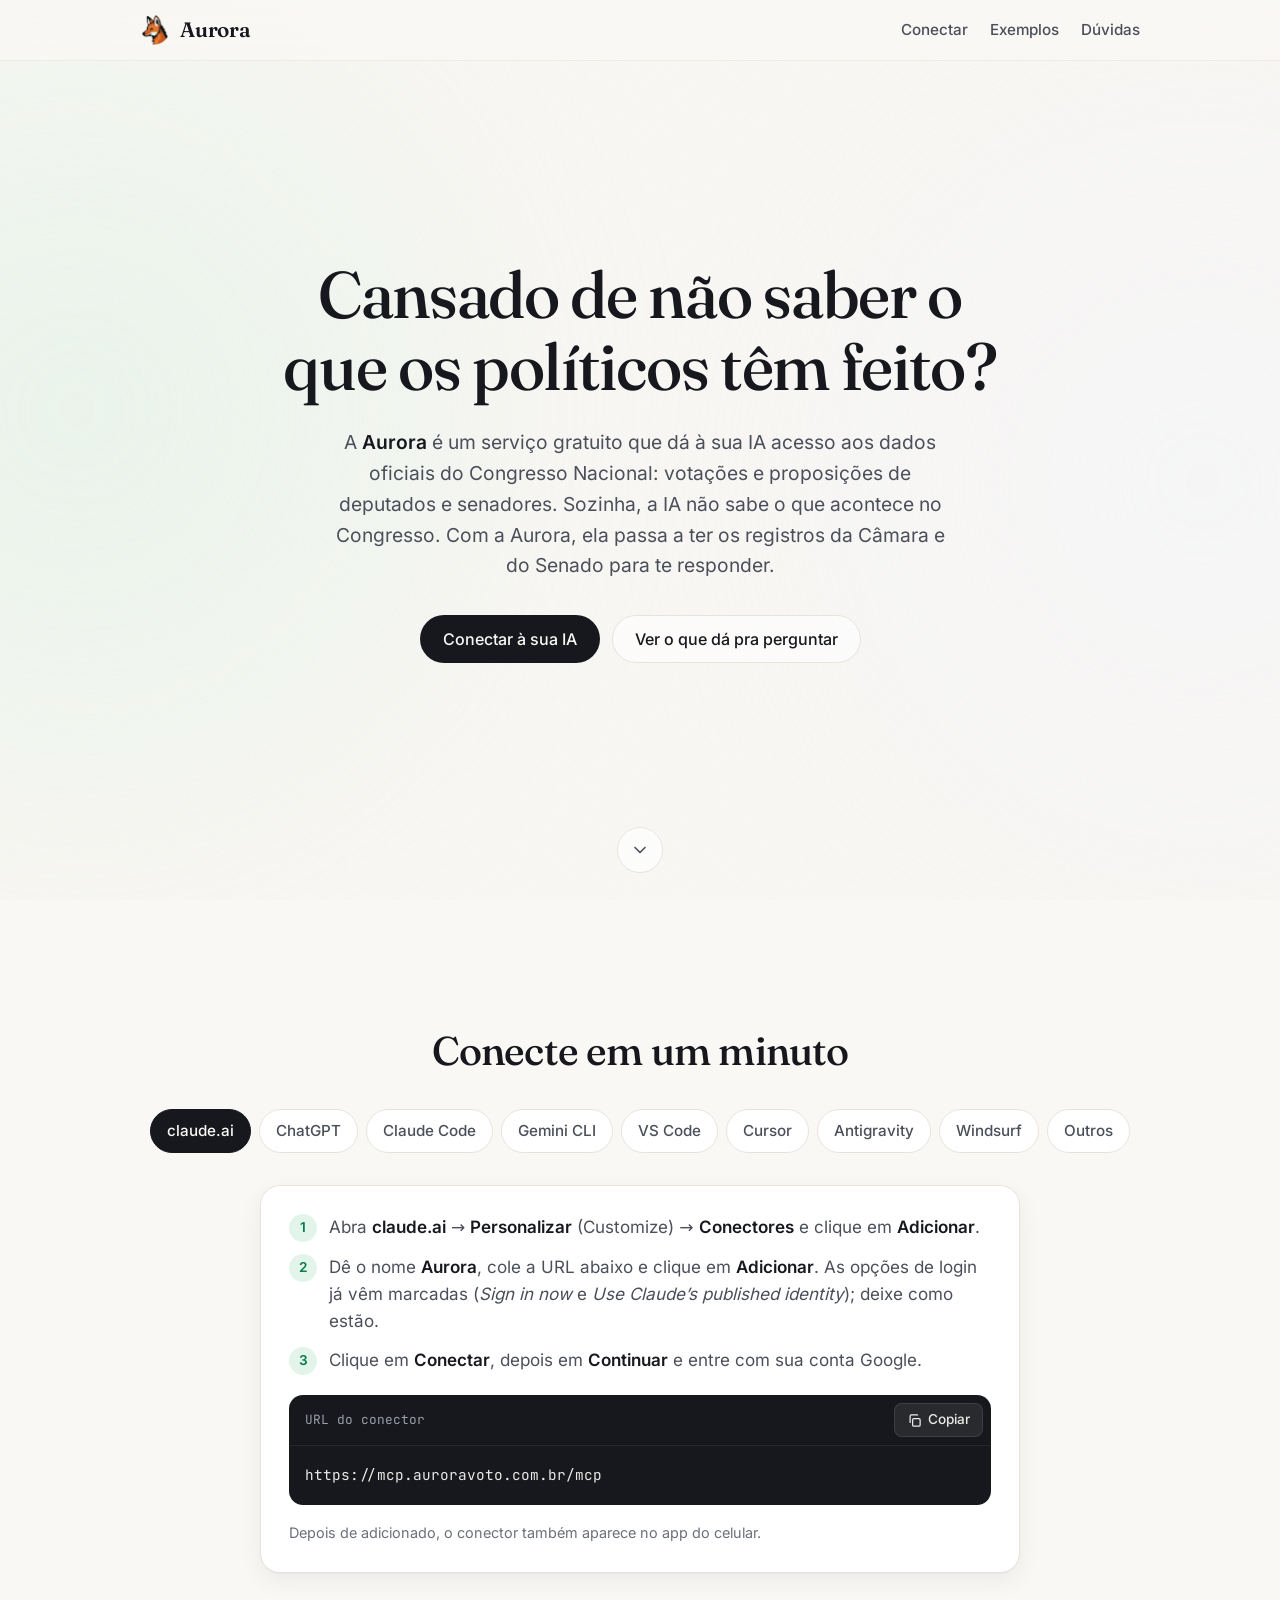
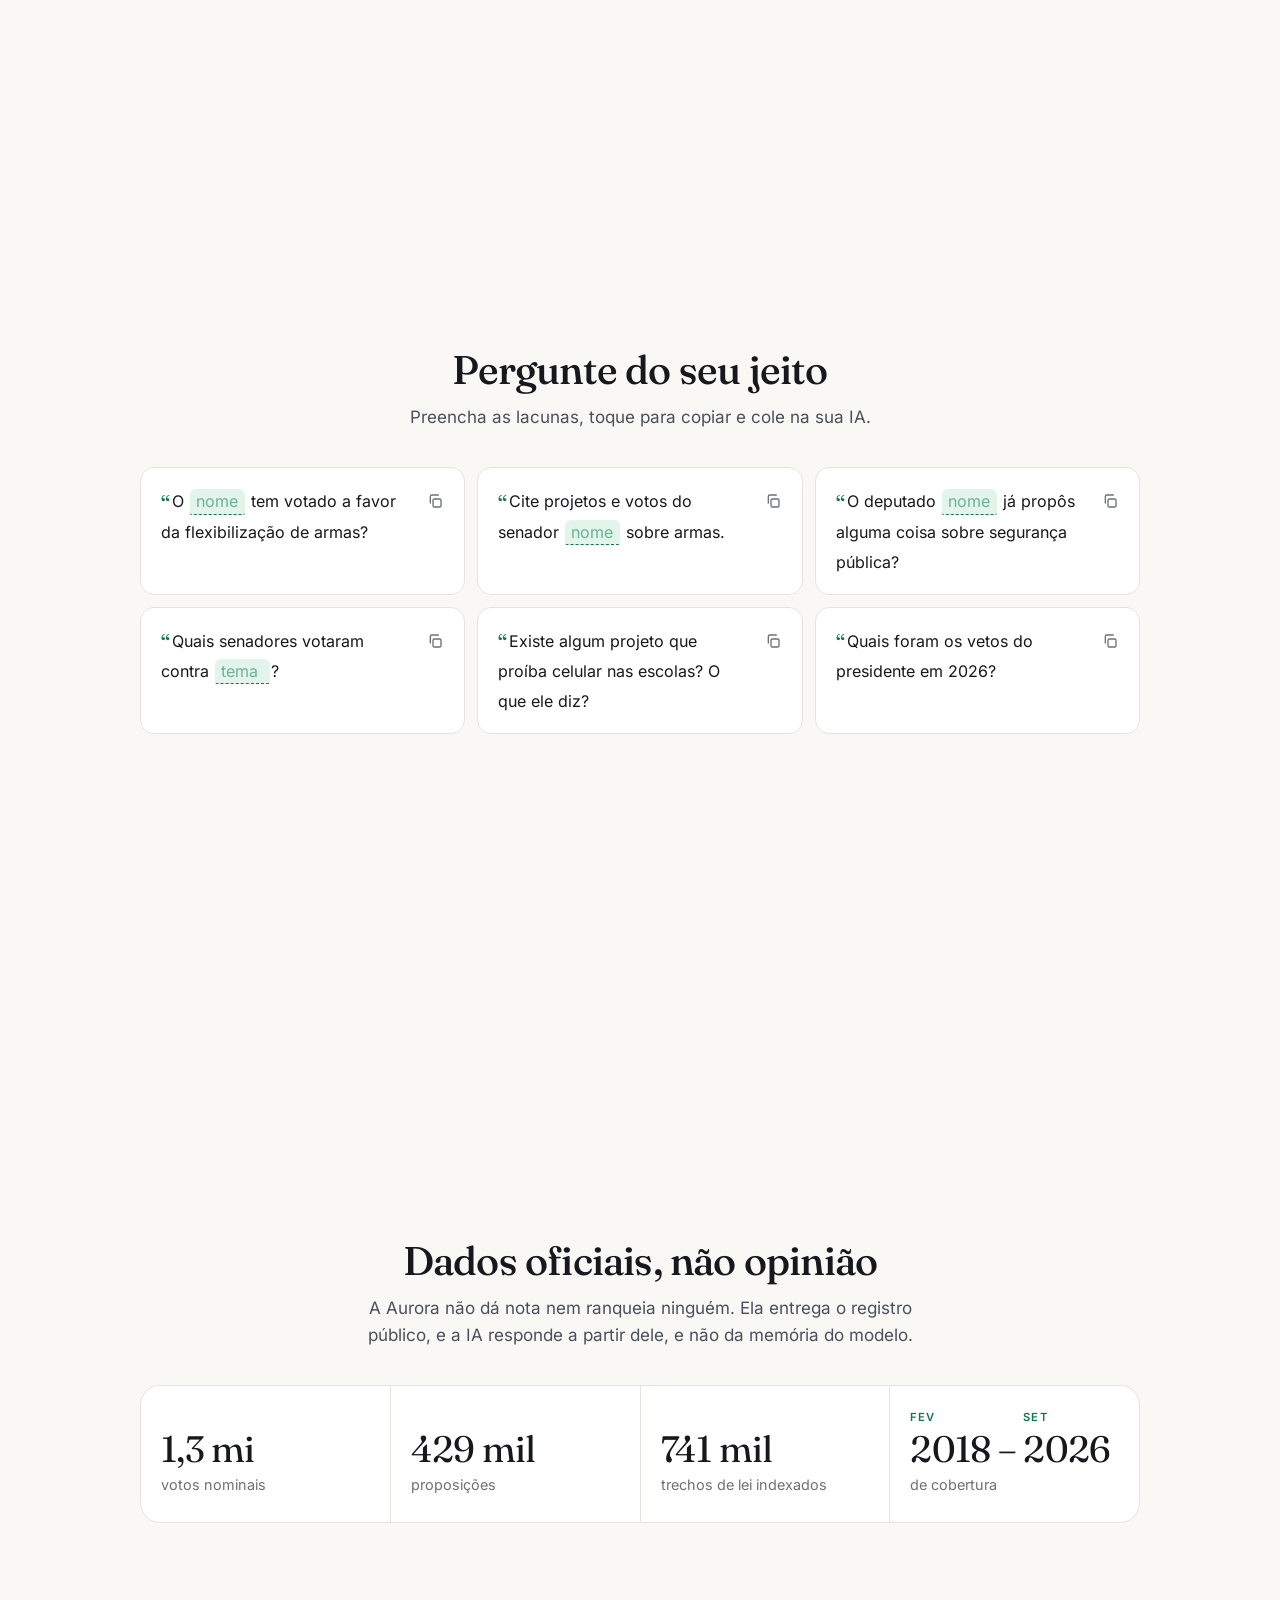
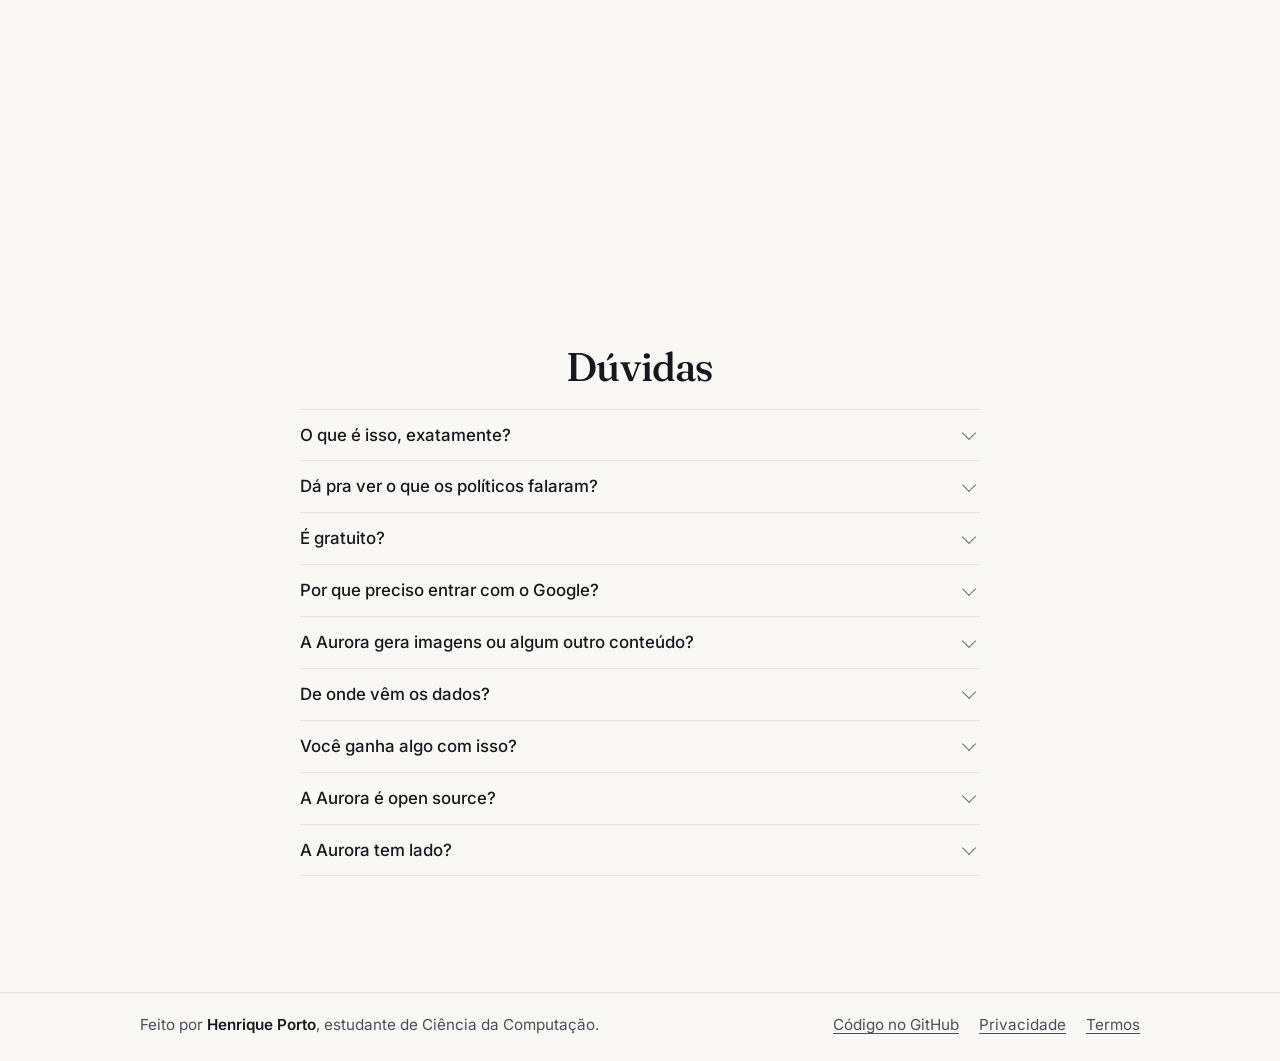
<file: index.html>
<!doctype html>
<html lang="pt-BR">
<head>
  <meta charset="utf-8">
  <meta name="viewport" content="width=device-width, initial-scale=1">
  <title>Aurora · Como votou quem te representa</title>
  <meta name="description" content="Conecte a Aurora à sua IA e pergunte como deputados e senadores votaram. Dados oficiais da Câmara e do Senado, estruturados para Claude, ChatGPT, Gemini e outras.">
  <meta name="theme-color" content="#FAF8F5" media="(prefers-color-scheme: light)">
  <meta name="theme-color" content="#0E0F13" media="(prefers-color-scheme: dark)">

  <meta property="og:type" content="website">
  <meta property="og:url" content="https://auroravoto.com.br/">
  <meta property="og:title" content="Aurora · Como votou quem te representa">
  <meta property="og:description" content="Dados oficiais da Câmara e do Senado dentro da sua IA preferida.">
  <meta property="og:locale" content="pt_BR">

  <link rel="icon" href="lobo.png" type="image/png">
  <link rel="apple-touch-icon" href="lobo.png">
  <link rel="preload" href="fontes/fraunces.woff2" as="font" type="font/woff2" crossorigin>
  <link rel="preload" href="fontes/inter.woff2" as="font" type="font/woff2" crossorigin>
  <link rel="stylesheet" href="styles.css?v=3">
</head>
<body>
  <a class="pular" href="#instalar">Pular para a conexão</a>

  <!-- Fundo de aurora da página inteira: fixo atrás de todos os blocos. -->
  <div class="aurora" aria-hidden="true">
    <span class="aurora__faixa aurora__faixa--verde"></span>
    <span class="aurora__faixa aurora__faixa--azul"></span>
  </div>

  <header class="topo">
    <div class="container topo__linha">
      <a class="marca" href="./" aria-label="Aurora, página inicial">
        <img src="lobo.png" alt="" width="30" height="30">
        <span>Aurora</span>
      </a>
      <nav class="topo__nav" aria-label="Principal">
        <a href="#instalar">Conectar</a>
        <a href="#perguntas">Exemplos</a>
        <a href="#duvidas">Dúvidas</a>
      </nav>
    </div>
  </header>

  <main>
    <!-- Hero -->
    <section class="hero bloco" id="inicio">
      <div class="container hero__conteudo">
        <h1>Cansado de não saber o que os políticos têm feito?</h1>
        <p class="hero__sub">
          A <strong>Aurora</strong> é um serviço gratuito que dá à sua IA acesso aos dados oficiais
          do Congresso Nacional: votações e proposições de deputados e senadores.
          Sozinha, a IA não sabe o que acontece no Congresso. Com a Aurora, ela passa a ter
          os registros da Câmara e do Senado para te responder.
        </p>
        <div class="hero__acoes">
          <span class="com-dica">
            <a class="botao botao--primario" href="#instalar" aria-describedby="dica-compat">Conectar à sua IA</a>
            <span class="dica" role="tooltip" id="dica-compat">Funciona com Claude, ChatGPT, Gemini CLI, VS Code, Cursor e outras.</span>
          </span>
          <a class="botao botao--fantasma" href="#perguntas">Ver o que dá pra perguntar</a>
        </div>
      </div>
      <a class="proximo" href="#instalar" aria-label="Ir para a conexão"><svg viewBox="0 0 24 24" fill="none" stroke="currentColor" stroke-width="2" stroke-linecap="round" stroke-linejoin="round" aria-hidden="true"><path d="M6 9l6 6 6-6"/></svg></a>
    </section>

    <!-- Instalação -->
    <section class="secao secao--instalar bloco" id="instalar">
      <div class="container">
        <h2 class="secao__titulo secao__titulo--sozinho">Conecte em um minuto</h2>

        <div class="clientes">
          <div class="clientes__trilho" role="tablist" aria-label="Escolha sua IA" id="abas"></div>
        </div>

        <div class="painel" role="tabpanel" id="painel" tabindex="0" aria-live="polite"></div>
      </div>
      <a class="proximo" href="#perguntas" aria-label="Ir para os exemplos de perguntas"><svg viewBox="0 0 24 24" fill="none" stroke="currentColor" stroke-width="2" stroke-linecap="round" stroke-linejoin="round" aria-hidden="true"><path d="M6 9l6 6 6-6"/></svg></a>
    </section>

    <!-- Exemplos de perguntas -->
    <section class="secao bloco" id="perguntas">
      <div class="container">
        <h2 class="secao__titulo">Pergunte do seu jeito</h2>
        <p class="secao__sub">Preencha as lacunas, toque para copiar e cole na sua IA.</p>
        <ul class="perguntas" role="list">
          <li class="pergunta">
            <p class="pergunta__texto">O <input class="lacuna" type="text" placeholder="nome" aria-label="Nome do parlamentar" autocomplete="off" spellcheck="false"> tem votado a favor da flexibilização de armas?</p>
            <button type="button" class="pergunta__copiar" aria-label="Copiar pergunta"><svg viewBox="0 0 24 24" fill="none" stroke="currentColor" stroke-width="2" stroke-linecap="round" stroke-linejoin="round" aria-hidden="true"><rect x="9" y="9" width="12" height="12" rx="2"/><path d="M5 15V5a2 2 0 0 1 2-2h10"/></svg></button>
          </li>
          <li class="pergunta">
            <p class="pergunta__texto">Cite projetos e votos do senador <input class="lacuna" type="text" placeholder="nome" aria-label="Nome do senador" autocomplete="off" spellcheck="false"> sobre armas.</p>
            <button type="button" class="pergunta__copiar" aria-label="Copiar pergunta"><svg viewBox="0 0 24 24" fill="none" stroke="currentColor" stroke-width="2" stroke-linecap="round" stroke-linejoin="round" aria-hidden="true"><rect x="9" y="9" width="12" height="12" rx="2"/><path d="M5 15V5a2 2 0 0 1 2-2h10"/></svg></button>
          </li>
          <li class="pergunta">
            <p class="pergunta__texto">O deputado <input class="lacuna" type="text" placeholder="nome" aria-label="Nome do deputado" autocomplete="off" spellcheck="false"> já propôs alguma coisa sobre segurança pública?</p>
            <button type="button" class="pergunta__copiar" aria-label="Copiar pergunta"><svg viewBox="0 0 24 24" fill="none" stroke="currentColor" stroke-width="2" stroke-linecap="round" stroke-linejoin="round" aria-hidden="true"><rect x="9" y="9" width="12" height="12" rx="2"/><path d="M5 15V5a2 2 0 0 1 2-2h10"/></svg></button>
          </li>
          <li class="pergunta">
            <p class="pergunta__texto">Quais senadores votaram contra <input class="lacuna" type="text" placeholder="tema" aria-label="Tema ou projeto" autocomplete="off" spellcheck="false">?</p>
            <button type="button" class="pergunta__copiar" aria-label="Copiar pergunta"><svg viewBox="0 0 24 24" fill="none" stroke="currentColor" stroke-width="2" stroke-linecap="round" stroke-linejoin="round" aria-hidden="true"><rect x="9" y="9" width="12" height="12" rx="2"/><path d="M5 15V5a2 2 0 0 1 2-2h10"/></svg></button>
          </li>
          <li class="pergunta">
            <p class="pergunta__texto">Existe algum projeto que proíba celular nas escolas? O que ele diz?</p>
            <button type="button" class="pergunta__copiar" aria-label="Copiar pergunta"><svg viewBox="0 0 24 24" fill="none" stroke="currentColor" stroke-width="2" stroke-linecap="round" stroke-linejoin="round" aria-hidden="true"><rect x="9" y="9" width="12" height="12" rx="2"/><path d="M5 15V5a2 2 0 0 1 2-2h10"/></svg></button>
          </li>
          <li class="pergunta">
            <p class="pergunta__texto">Quais foram os vetos do presidente em 2026?</p>
            <button type="button" class="pergunta__copiar" aria-label="Copiar pergunta"><svg viewBox="0 0 24 24" fill="none" stroke="currentColor" stroke-width="2" stroke-linecap="round" stroke-linejoin="round" aria-hidden="true"><rect x="9" y="9" width="12" height="12" rx="2"/><path d="M5 15V5a2 2 0 0 1 2-2h10"/></svg></button>
          </li>
        </ul>
      </div>
      <a class="proximo" href="#dados" aria-label="Ir para os dados"><svg viewBox="0 0 24 24" fill="none" stroke="currentColor" stroke-width="2" stroke-linecap="round" stroke-linejoin="round" aria-hidden="true"><path d="M6 9l6 6 6-6"/></svg></a>
    </section>

    <!-- Números -->
    <section class="secao bloco" id="dados">
      <div class="container">
        <h2 class="secao__titulo">Dados oficiais, não opinião</h2>
        <p class="secao__sub">
          A Aurora não dá nota nem ranqueia ninguém. Ela entrega o registro público,
          e a IA responde a partir dele, e não da memória do modelo.
        </p>
        <dl class="numeros">
          <div><dt>votos nominais</dt><dd>1,3 mi</dd></div>
          <div><dt>proposições</dt><dd>429 mil</dd></div>
          <div><dt>trechos de lei indexados</dt><dd>741 mil</dd></div>
          <div><dt>de cobertura</dt><dd class="periodo"><time datetime="2018-02"><abbr title="fevereiro">fev</abbr> 2018</time> <span>–</span> <time datetime="2026-09"><abbr title="setembro">set</abbr> 2026</time></dd></div>
        </dl>
      </div>
      <a class="proximo" href="#duvidas" aria-label="Ir para as dúvidas"><svg viewBox="0 0 24 24" fill="none" stroke="currentColor" stroke-width="2" stroke-linecap="round" stroke-linejoin="round" aria-hidden="true"><path d="M6 9l6 6 6-6"/></svg></a>
    </section>

    <!-- Dúvidas -->
    <section class="secao bloco bloco--ultimo" id="duvidas">
      <div class="container container--estreito">
        <h2 class="secao__titulo">Dúvidas</h2>
        <details>
          <summary>O que é isso, exatamente?</summary>
          <p>
            A Aurora é um serviço gratuito que dá a assistentes de IA acesso a dados públicos e oficiais
            do Congresso Nacional: votações e proposições de deputados e senadores.
          </p>
          <p>
            Tecnicamente, ela é um servidor <abbr title="Model Context Protocol">MCP</abbr>, o protocolo aberto que
            permite a uma IA usar ferramentas externas. Você continua conversando com a IA de sempre;
            ela é que passa a consultar a Aurora quando a pergunta é sobre o Congresso.
          </p>
          <p>
            Não é só um banco de dados exposto. Mais de 740 mil trechos do texto integral das proposições
            estão indexados numa busca <strong>RAG híbrida</strong>, que combina busca semântica (embeddings)
            com busca por palavra-chave. Por isso uma pergunta sobre “apostas esportivas” encontra o projeto
            que fala em “loteria de quota fixa”, mesmo sem nenhuma palavra em comum.
          </p>
          <p>
            Em cima disso há ferramentas pensadas para perguntas reais (votos por tema, posição consolidada
            de um parlamentar, placar de uma votação, autoria, relatoria, vetos), com regras que evitam
            erros comuns: separar a votação do texto principal da votação de um destaque e nunca tratar
            ausência como voto.
          </p>
        </details>
        <details>
          <summary>Dá pra ver o que os políticos falaram?</summary>
          <p>
            Em breve! Os discursos em plenário da Câmara e do Senado já estão na nossa base, e a busca
            neles está a caminho. Por enquanto, a Aurora responde sobre votos, projetos, autoria,
            relatoria e vetos.
          </p>
        </details>
        <details>
          <summary>É gratuito?</summary>
          <p>Sim. Existe um limite diário de consultas por pessoa para manter o serviço no ar para todo mundo.</p>
        </details>
        <details>
          <summary>Por que preciso entrar com o Google?</summary>
          <p>
            Só para identificar quem está usando e aplicar o limite diário. A Aurora recebe do Google apenas
            seu nome e e-mail, e não acessa seus e-mails, arquivos, contatos nem qualquer outro dado da conta.
            Veja os <button type="button" class="link" data-abrir="privacidade">detalhes de privacidade</button>
            ou a <a href="privacidade.html">política de privacidade completa</a>.
          </p>
        </details>
        <details>
          <summary>A Aurora gera imagens ou algum outro conteúdo?</summary>
          <p>
            Não. A Aurora só devolve texto com dados públicos do Congresso. Ela não gera nem edita imagens,
            áudio ou vídeo, e não cria conteúdo sobre ninguém: quem escreve a resposta é a sua IA,
            a partir dos registros oficiais.
          </p>
        </details>
        <details>
          <summary>De onde vêm os dados?</summary>
          <p>
            Das bases abertas oficiais da Câmara dos Deputados e do Senado Federal, atualizadas periodicamente.
          </p>
        </details>
        <details>
          <summary>Você ganha algo com isso?</summary>
          <p>
            Dinheiro, não. A Aurora é o meu TCC, e levar informação de qualidade para mais gente
            já é a melhor recompensa.
          </p>
        </details>
        <details>
          <summary>A Aurora é open source?</summary>
          <p>
            Sim! Sou a favor de código aberto, e contribuições são muito bem-vindas.
            O código está no <a href="https://github.com/henriporto/aurora">GitHub</a>.
          </p>
        </details>
        <details>
          <summary>A Aurora tem lado?</summary>
          <p>
            Não. Ela é instruída a não rotular partidos nem parlamentares e a tratar ausência de dado como
            ausência, nunca como posição. Toda afirmação sobre voto precisa vir de uma consulta aos dados.
          </p>
        </details>
      </div>
    </section>
  </main>

  <footer class="rodape">
    <div class="container rodape__linha">
      <p>Feito por <a class="autor" href="https://www.linkedin.com/in/henriporto/">Henrique Porto</a>, estudante de Ciência da Computação.</p>
      <nav aria-label="Rodapé">
        <a href="https://github.com/henriporto/aurora">Código no GitHub</a>
        <a href="privacidade.html">Privacidade</a>
        <a href="termos.html">Termos</a>
      </nav>
    </div>
  </footer>

  <dialog class="caixa" id="privacidade" aria-labelledby="privacidade-titulo">
    <div class="caixa__cabeca">
      <h2 id="privacidade-titulo">Privacidade</h2>
      <button type="button" class="caixa__fechar" data-fechar aria-label="Fechar">
        <svg viewBox="0 0 24 24" fill="none" stroke="currentColor" stroke-width="2" stroke-linecap="round" aria-hidden="true"><path d="M6 6l12 12M18 6L6 18"/></svg>
      </button>
    </div>
    <ul class="caixa__lista">
      <li><strong>Este site não usa cookies</strong>, analytics nem rastreadores. Nem as fontes vêm de terceiros. Por isso não há aquele aviso de cookies.</li>
      <li><strong>Ao conectar a Aurora</strong>, recebemos do Google só seu nome e e-mail. Nada de e-mails, arquivos ou contatos.</li>
      <li><strong>A Aurora não vê sua conversa com a IA.</strong> Registramos apenas as consultas que a IA faz ao servidor (ex.: o nome de um parlamentar ou um tema), para aplicar o limite diário e melhorar a ferramenta.</li>
      <li><strong>Não vendemos nem compartilhamos</strong> seus dados com ninguém.</li>
      <li><strong>LGPD:</strong> você pode pedir acesso, correção ou exclusão dos seus dados a qualquer momento pelo e-mail <a href="mailto:henriqueporto@id.uff.br">henriqueporto@id.uff.br</a>.</li>
    </ul>
    <p class="caixa__rodape"><a href="privacidade.html">Política de privacidade completa</a></p>
  </dialog>

  <div class="aviso" role="status" aria-live="polite" id="aviso"></div>

  <script src="script.js?v=3"></script>
</body>
</html>
</file>
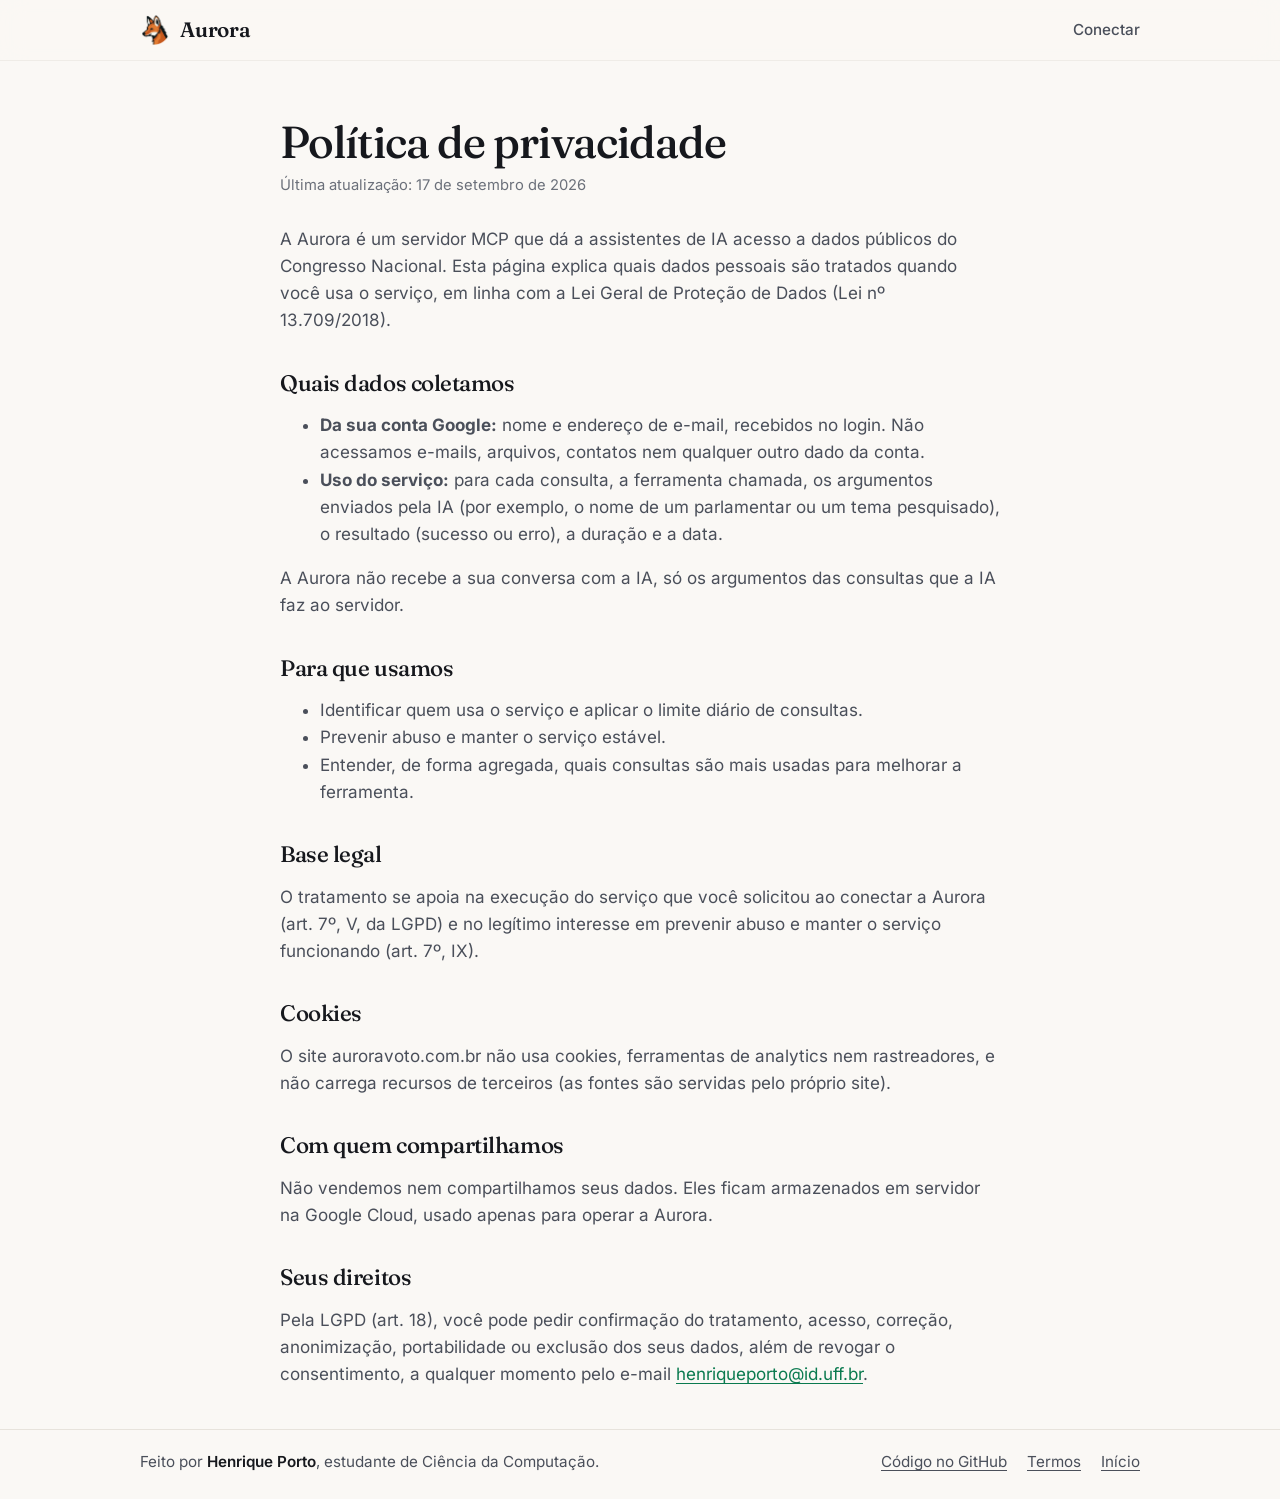
<file: privacidade.html>
<!doctype html>
<html lang="pt-BR">
<head>
  <meta charset="utf-8">
  <meta name="viewport" content="width=device-width, initial-scale=1">
  <title>Privacidade · Aurora</title>
  <meta name="description" content="Política de privacidade da Aurora.">
  <link rel="icon" href="lobo.png" type="image/png">
  <link rel="apple-touch-icon" href="lobo.png">
  <link rel="stylesheet" href="styles.css">
</head>
<body>
  <header class="topo">
    <div class="container topo__linha">
      <a class="marca" href="./" aria-label="Aurora, página inicial">
        <img src="lobo.png" alt="" width="30" height="30">
        <span>Aurora</span>
      </a>
      <nav class="topo__nav" aria-label="Principal">
        <a href="./#instalar">Conectar</a>
      </nav>
    </div>
  </header>

  <!-- ESBOÇO: revisar antes de publicar e antes de enviar o app OAuth para verificação do Google. -->
  <main class="container container--estreito texto">
    <h1>Política de privacidade</h1>
    <p class="atualizado">Última atualização: 17 de setembro de 2026</p>

    <p>
      A Aurora é um servidor MCP que dá a assistentes de IA acesso a dados públicos do Congresso Nacional.
      Esta página explica quais dados pessoais são tratados quando você usa o serviço, em linha com a
      Lei Geral de Proteção de Dados (Lei nº 13.709/2018).
    </p>

    <h2>Quais dados coletamos</h2>
    <ul>
      <li><strong>Da sua conta Google:</strong> nome e endereço de e-mail, recebidos no login. Não acessamos e-mails, arquivos, contatos nem qualquer outro dado da conta.</li>
      <li><strong>Uso do serviço:</strong> para cada consulta, a ferramenta chamada, os argumentos enviados pela IA (por exemplo, o nome de um parlamentar ou um tema pesquisado), o resultado (sucesso ou erro), a duração e a data.</li>
    </ul>
    <p>A Aurora não recebe a sua conversa com a IA, só os argumentos das consultas que a IA faz ao servidor.</p>

    <h2>Para que usamos</h2>
    <ul>
      <li>Identificar quem usa o serviço e aplicar o limite diário de consultas.</li>
      <li>Prevenir abuso e manter o serviço estável.</li>
      <li>Entender, de forma agregada, quais consultas são mais usadas para melhorar a ferramenta.</li>
    </ul>

    <h2>Base legal</h2>
    <p>
      O tratamento se apoia na execução do serviço que você solicitou ao conectar a Aurora
      (art. 7º, V, da LGPD) e no legítimo interesse em prevenir abuso e manter o serviço funcionando
      (art. 7º, IX).
    </p>

    <h2>Cookies</h2>
    <p>
      O site auroravoto.com.br não usa cookies, ferramentas de analytics nem rastreadores, e não carrega
      recursos de terceiros (as fontes são servidas pelo próprio site).
    </p>

    <h2>Com quem compartilhamos</h2>
    <p>
      Não vendemos nem compartilhamos seus dados. Eles ficam armazenados em servidor na Google Cloud,
      usado apenas para operar a Aurora.
    </p>

    <h2>Seus direitos</h2>
    <p>
      Pela LGPD (art. 18), você pode pedir confirmação do tratamento, acesso, correção, anonimização,
      portabilidade ou exclusão dos seus dados, além de revogar o consentimento, a qualquer momento pelo e-mail
      <a href="mailto:henriqueporto@id.uff.br">henriqueporto@id.uff.br</a>.
    </p>

  </main>

  <footer class="rodape">
    <div class="container rodape__linha">
      <p>Feito por <a class="autor" href="https://www.linkedin.com/in/henriporto/">Henrique Porto</a>, estudante de Ciência da Computação.</p>
      <nav aria-label="Rodapé">
        <a href="https://github.com/henriporto/aurora">Código no GitHub</a>
        <a href="termos.html">Termos</a>
        <a href="./">Início</a>
      </nav>
    </div>
  </footer>
</body>
</html>
</file>
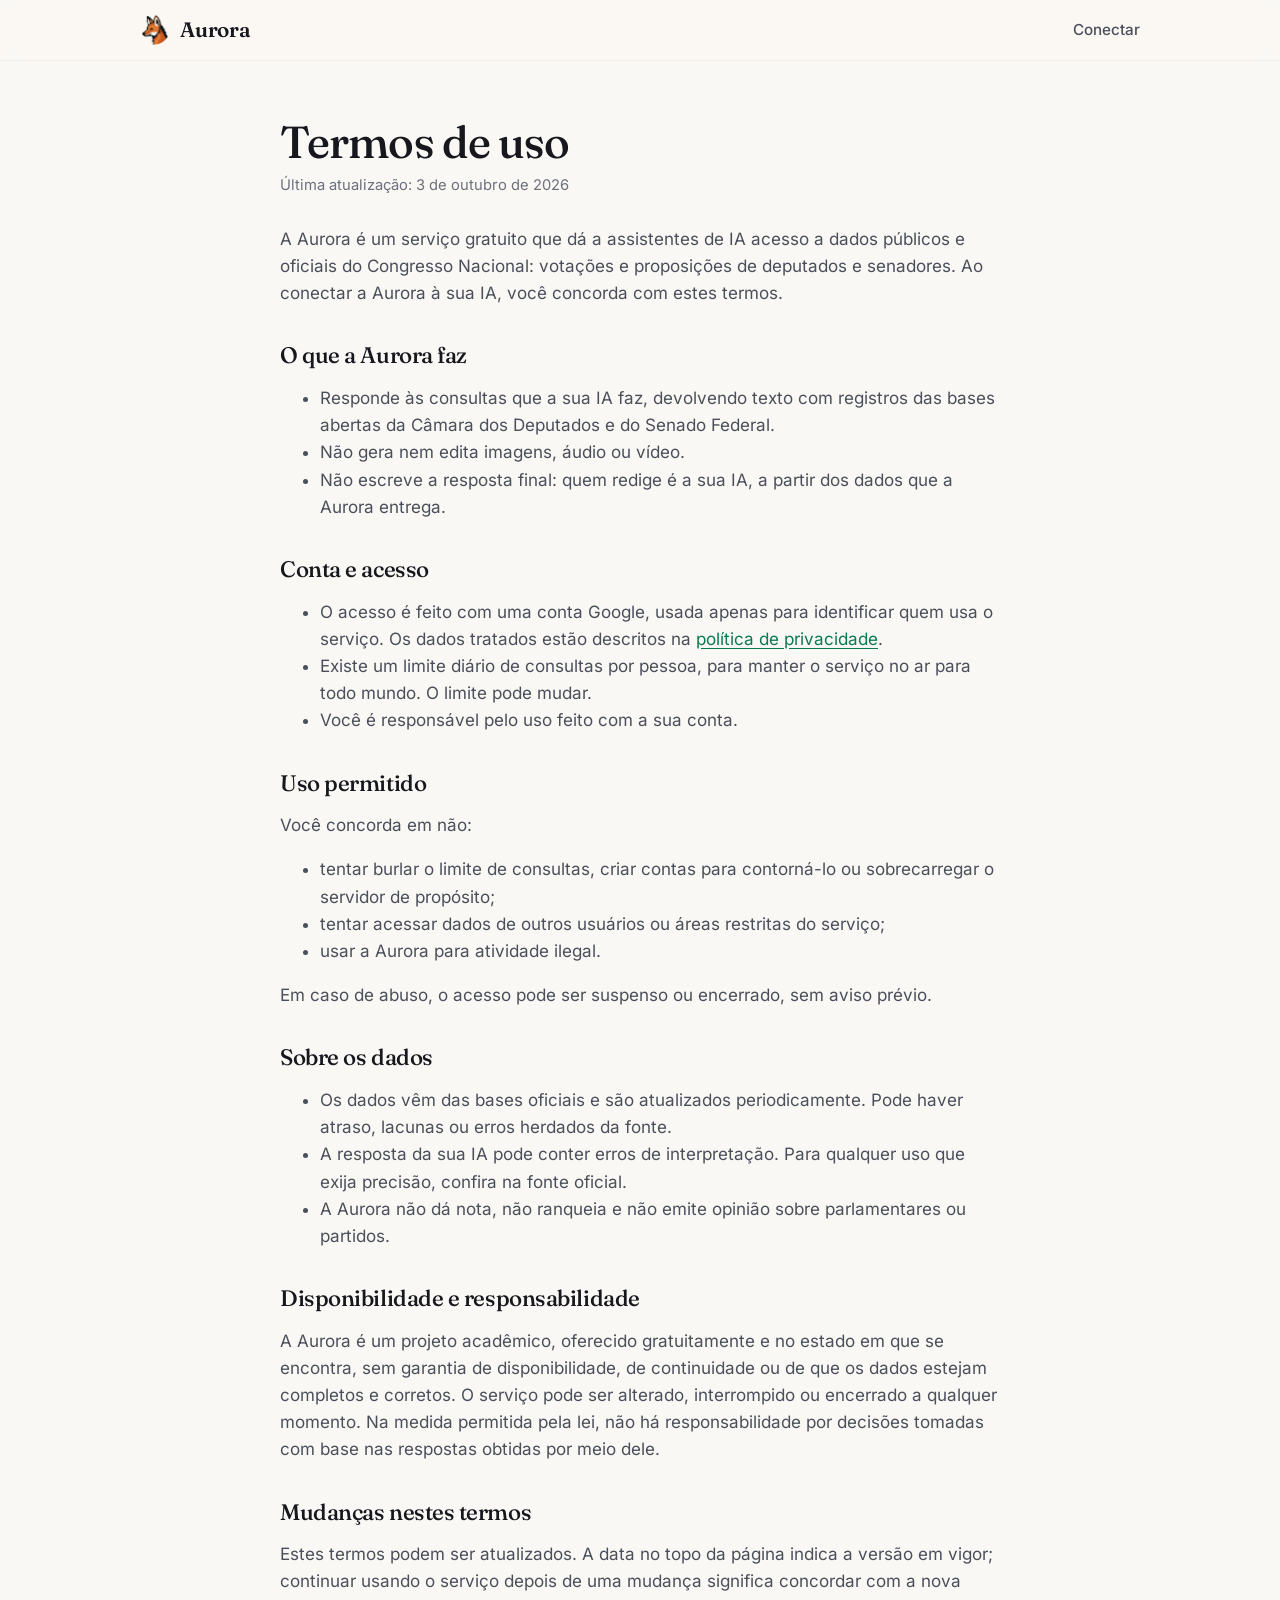
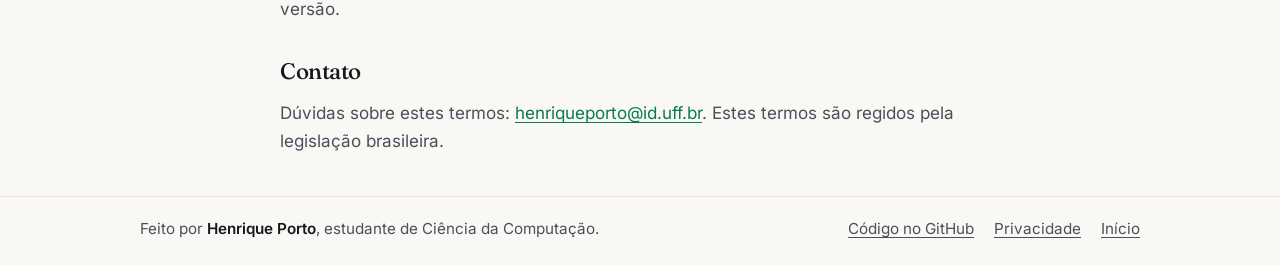
<file: termos.html>
<!doctype html>
<html lang="pt-BR">
<head>
  <meta charset="utf-8">
  <meta name="viewport" content="width=device-width, initial-scale=1">
  <title>Termos de uso · Aurora</title>
  <meta name="description" content="Termos de uso da Aurora.">
  <link rel="icon" href="lobo.png" type="image/png">
  <link rel="apple-touch-icon" href="lobo.png">
  <link rel="stylesheet" href="styles.css">
</head>
<body>
  <header class="topo">
    <div class="container topo__linha">
      <a class="marca" href="./" aria-label="Aurora, página inicial">
        <img src="lobo.png" alt="" width="30" height="30">
        <span>Aurora</span>
      </a>
      <nav class="topo__nav" aria-label="Principal">
        <a href="./#instalar">Conectar</a>
      </nav>
    </div>
  </header>

  <!-- ESBOÇO: revisar antes de publicar. -->
  <main class="container container--estreito texto">
    <h1>Termos de uso</h1>
    <p class="atualizado">Última atualização: 3 de outubro de 2026</p>

    <p>
      A Aurora é um serviço gratuito que dá a assistentes de IA acesso a dados públicos e oficiais do
      Congresso Nacional: votações e proposições de deputados e senadores. Ao conectar a Aurora
      à sua IA, você concorda com estes termos.
    </p>

    <h2>O que a Aurora faz</h2>
    <ul>
      <li>Responde às consultas que a sua IA faz, devolvendo texto com registros das bases abertas da Câmara dos Deputados e do Senado Federal.</li>
      <li>Não gera nem edita imagens, áudio ou vídeo.</li>
      <li>Não escreve a resposta final: quem redige é a sua IA, a partir dos dados que a Aurora entrega.</li>
    </ul>

    <h2>Conta e acesso</h2>
    <ul>
      <li>O acesso é feito com uma conta Google, usada apenas para identificar quem usa o serviço. Os dados tratados estão descritos na <a href="privacidade.html">política de privacidade</a>.</li>
      <li>Existe um limite diário de consultas por pessoa, para manter o serviço no ar para todo mundo. O limite pode mudar.</li>
      <li>Você é responsável pelo uso feito com a sua conta.</li>
    </ul>

    <h2>Uso permitido</h2>
    <p>Você concorda em não:</p>
    <ul>
      <li>tentar burlar o limite de consultas, criar contas para contorná-lo ou sobrecarregar o servidor de propósito;</li>
      <li>tentar acessar dados de outros usuários ou áreas restritas do serviço;</li>
      <li>usar a Aurora para atividade ilegal.</li>
    </ul>
    <p>Em caso de abuso, o acesso pode ser suspenso ou encerrado, sem aviso prévio.</p>

    <h2>Sobre os dados</h2>
    <ul>
      <li>Os dados vêm das bases oficiais e são atualizados periodicamente. Pode haver atraso, lacunas ou erros herdados da fonte.</li>
      <li>A resposta da sua IA pode conter erros de interpretação. Para qualquer uso que exija precisão, confira na fonte oficial.</li>
      <li>A Aurora não dá nota, não ranqueia e não emite opinião sobre parlamentares ou partidos.</li>
    </ul>

    <h2>Disponibilidade e responsabilidade</h2>
    <p>
      A Aurora é um projeto acadêmico, oferecido gratuitamente e no estado em que se encontra, sem garantia de
      disponibilidade, de continuidade ou de que os dados estejam completos e corretos. O serviço pode ser
      alterado, interrompido ou encerrado a qualquer momento. Na medida permitida pela lei, não há
      responsabilidade por decisões tomadas com base nas respostas obtidas por meio dele.
    </p>

    <h2>Mudanças nestes termos</h2>
    <p>
      Estes termos podem ser atualizados. A data no topo da página indica a versão em vigor; continuar
      usando o serviço depois de uma mudança significa concordar com a nova versão.
    </p>

    <h2>Contato</h2>
    <p>
      Dúvidas sobre estes termos: <a href="mailto:henriqueporto@id.uff.br">henriqueporto@id.uff.br</a>.
      Estes termos são regidos pela legislação brasileira.
    </p>

  </main>

  <footer class="rodape">
    <div class="container rodape__linha">
      <p>Feito por <a class="autor" href="https://www.linkedin.com/in/henriporto/">Henrique Porto</a>, estudante de Ciência da Computação.</p>
      <nav aria-label="Rodapé">
        <a href="https://github.com/henriporto/aurora">Código no GitHub</a>
        <a href="privacidade.html">Privacidade</a>
        <a href="./">Início</a>
      </nav>
    </div>
  </footer>
</body>
</html>
</file>
<file: styles.css>
/* Paleta
 * Base neutra e quente (papel + tinta) com acento verde, que lembra o Brasil.
 * O verde vem sozinho, sem amarelo: a dupla verde-amarelo tem leitura política.
 * O fundo da página é uma aurora (verde e azul), fixa atrás de todos os blocos, que se move devagar e segue o mouse.
 */
:root {
  --fundo: #FAF8F5;
  --superficie: #FFFFFF;
  --tinta: #16181D;
  --tinta-2: #4A4F5A;
  --tinta-3: #6B707A;
  --linha: #E7E3DC;
  --acento: #0A7A4F;
  --acento-hover: #07643F;
  --acento-suave: #E3F5EA;
  --sobre-acento: #FFFFFF;
  --codigo-fundo: #16181D;
  --codigo-tinta: #ECEAE6;
  --codigo-rotulo: #9A9FAA;
  --aurora-verde: #d2f1df;
  --aurora-azul: #F4F8FF;
  --aurora-opacidade: 0.4;

  --fonte-titulo: "Fraunces", Georgia, "Times New Roman", serif;
  --fonte-texto: "Inter", system-ui, -apple-system, "Segoe UI", sans-serif;
  --fonte-codigo: "JetBrains Mono", ui-monospace, "SFMono-Regular", Menlo, monospace;

  --raio: 14px;
  --raio-g: 20px;
  --sombra: 0 1px 2px rgb(22 24 29 / .04), 0 8px 24px rgb(22 24 29 / .06);

  color-scheme: light dark;
}

@media (prefers-color-scheme: dark) {
  :root {
    --fundo: #0E0F13;
    --superficie: #16181E;
    --tinta: #ECEAE6;
    --tinta-2: #B0B4BD;
    --tinta-3: #8C919B;
    --linha: #272A33;
    --acento: #5FD39A;
    --acento-hover: #83E0B2;
    --acento-suave: #12291E;
    --sobre-acento: #0E0F13;
    --codigo-fundo: #0A0B0E;
    --aurora-verde: #0D3B2A;
    --aurora-azul: #8ca1c7;
    --aurora-opacidade: .18;
    --sombra: 0 1px 2px rgb(0 0 0 / .3), 0 8px 24px rgb(0 0 0 / .25);
  }
}

/* Fontes servidas pelo próprio site: nenhuma requisição a terceiros. */
@font-face { font-family: "Fraunces"; src: url("fontes/fraunces.woff2") format("woff2"); font-weight: 100 900; font-style: normal; font-display: swap; }
@font-face { font-family: "Inter"; src: url("fontes/inter.woff2") format("woff2"); font-weight: 100 900; font-style: normal; font-display: swap; }
@font-face { font-family: "JetBrains Mono"; src: url("fontes/jetbrains-mono.woff2") format("woff2"); font-weight: 100 800; font-style: normal; font-display: swap; }

*, *::before, *::after { box-sizing: border-box; }

html { scroll-behavior: smooth; -webkit-text-size-adjust: 100%; scroll-padding-top: 60px; }
/* Telas de toque: encaixe nativo, cada deslizada leva a um bloco.
 * No computador quem faz isso é o script.js (rolagem por bloco). */
@media (hover: none) and (pointer: coarse) {
  html { scroll-snap-type: y mandatory; }
}
@media (prefers-reduced-motion: reduce) {
  html { scroll-behavior: auto; }
  *, *::before, *::after { transition: none !important; animation: none !important; }
}

body {
  margin: 0;
  background: var(--fundo);
  color: var(--tinta);
  font-family: var(--fonte-texto);
  font-size: 1.0625rem;
  line-height: 1.6;
  -webkit-font-smoothing: antialiased;
  overflow-x: hidden;
}

a { color: var(--acento); text-underline-offset: 3px; }
a:hover { color: var(--acento-hover); }
:focus-visible { outline: 2px solid var(--acento); outline-offset: 3px; border-radius: 6px; }

h1, h2, h3 {
  font-family: var(--fonte-titulo);
  font-weight: 500;
  letter-spacing: -0.02em;
  line-height: 1.1;
  margin: 0;
}

.container { width: 100%; max-width: 1040px; margin: 0 auto; padding: 0 20px; }
.container--estreito { max-width: 720px; }

.pular {
  position: absolute; left: -9999px; top: 8px;
  background: var(--tinta); color: var(--fundo); padding: 8px 14px; border-radius: 8px; z-index: 10;
}
.pular:focus { left: 8px; }

/* Topo */
.topo {
  position: sticky; top: 0; z-index: 5;
  background: color-mix(in srgb, var(--fundo) 82%, transparent);
  backdrop-filter: saturate(1.4) blur(12px);
  -webkit-backdrop-filter: saturate(1.4) blur(12px);
  border-bottom: 1px solid color-mix(in srgb, var(--linha) 60%, transparent);
}
.topo__linha { display: flex; align-items: center; justify-content: space-between; height: 60px; }
.marca {
  display: inline-flex; align-items: center; gap: 10px;
  color: var(--tinta); text-decoration: none;
  font-family: var(--fonte-titulo); font-size: 1.3rem; font-weight: 600; letter-spacing: -0.01em;
}
.marca img { display: block; }
.topo__nav { display: flex; gap: 22px; }
.topo__nav a { color: var(--tinta-2); text-decoration: none; font-size: .95rem; font-weight: 500; }
.topo__nav a:hover { color: var(--tinta); }
@media (max-width: 560px) {
  .topo__nav a:not([href="#instalar"]) { display: none; }
}

/* Hero */
.hero { position: relative; overflow: hidden; }
.aurora { position: fixed; inset: 0; z-index: -1; overflow: hidden; pointer-events: none; }
/* Ruído bem fino por cima: degradês fracos em áreas grandes criam anéis visíveis (banding). */
.aurora::after {
  content: ""; position: absolute; inset: 0; opacity: .05;
  background-image: url("data:image/svg+xml,%3Csvg xmlns='http://www.w3.org/2000/svg' width='160' height='160'%3E%3Cfilter id='r'%3E%3CfeTurbulence type='fractalNoise' baseFrequency='.9' numOctaves='2' stitchTiles='stitch'/%3E%3C/filter%3E%3Crect width='100%25' height='100%25' filter='url(%23r)'/%3E%3C/svg%3E");
}
.aurora__faixa {
  position: absolute; border-radius: 50%;
  filter: blur(90px); opacity: var(--aurora-opacidade);
  will-change: transform, translate;
  /* Deslocamento pelo mouse (--mx e --my vão de -1 a 1, definidos no script). */
  translate: calc(var(--mx, 0) * var(--forca) * 1px) calc(var(--my, 0) * var(--forca) * 1px);
  transition: translate .8s cubic-bezier(.2, .7, .2, 1);
}
/* Cada faixa ocupa um lado inteiro (verde à esquerda, azul à direita), bem espalhada,
 * e só oscila um pouco: os núcleos nunca se juntam no centro, atrás do título. */
.aurora__faixa--verde {
  --forca: 40; width: 80vw; height: 115vh; left: -34vw; top: -12vh;
  background: radial-gradient(closest-side, var(--aurora-verde), color-mix(in srgb, var(--aurora-verde) 55%, transparent) 50%, transparent);
  animation: deriva-verde 18s ease-in-out infinite alternate;
}
.aurora__faixa--azul {
  --forca: 40; width: 80vw; height: 115vh; right: -34vw; top: -4vh;
  background: radial-gradient(closest-side, var(--aurora-azul), color-mix(in srgb, var(--aurora-azul) 55%, transparent) 50%, transparent);
  animation: deriva-azul 22s ease-in-out infinite alternate;
}
@keyframes deriva-verde {
  0%   { transform: translate(0, 0) rotate(0) scale(1); }
  50%  { transform: translate(3vw, 10vh) rotate(10deg) scale(1.1); }
  100% { transform: translate(-2vw, 4vh) rotate(-6deg) scale(.95); }
}
@keyframes deriva-azul {
  0%   { transform: translate(0, 0) rotate(0) scale(1); }
  50%  { transform: translate(-3vw, -8vh) rotate(-10deg) scale(1.1); }
  100% { transform: translate(2vw, 2vh) rotate(8deg) scale(.95); }
}
@media (max-width: 560px) {
  .aurora__faixa { filter: blur(48px); }
  /* No celular: verde em cima à esquerda, azul embaixo à direita. */
  .aurora__faixa--verde { width: 130vw; height: 60vh; left: -55vw; top: -10vh; }
  .aurora__faixa--azul { width: 130vw; height: 60vh; right: -55vw; top: 45vh; }
}
.hero__conteudo { position: relative; text-align: center; max-width: 820px; }
.hero h1 { font-size: clamp(2.3rem, 6.2vw, 4.1rem); text-wrap: balance; }
.hero__sub {
  margin: 24px auto 0; max-width: 620px;
  font-size: clamp(1.05rem, 2.2vw, 1.2rem); color: var(--tinta-2); text-wrap: pretty;
}
.hero__sub strong { color: var(--tinta); font-weight: 600; }
.hero__acoes { display: flex; flex-wrap: wrap; gap: 12px; justify-content: center; margin-top: 34px; }

/* Dica ao passar o mouse no botão principal (some em telas de toque). */
.com-dica { position: relative; display: inline-flex; }
.dica {
  position: absolute; top: calc(100% + 10px); left: 50%; z-index: 2;
  width: max-content; max-width: min(300px, 80vw);
  padding: 8px 12px; border-radius: 10px;
  background: var(--tinta); color: var(--fundo);
  font-size: .85rem; line-height: 1.4; text-align: center;
  opacity: 0; transform: translate(-50%, -4px); pointer-events: none;
  transition: opacity .15s, transform .15s;
}
.com-dica:hover .dica, .com-dica:has(:focus-visible) .dica { opacity: 1; transform: translate(-50%, 0); }
@media (hover: none) { .dica { display: none; } }

.botao {
  display: inline-flex; align-items: center; justify-content: center; gap: 8px;
  min-height: 48px; padding: 0 22px; border-radius: 999px;
  font: 500 1rem/1 var(--fonte-texto); text-decoration: none; cursor: pointer;
  border: 1px solid transparent;
  transition: background-color .15s, color .15s, border-color .15s, transform .15s;
}
.botao:active { transform: translateY(1px); }
.botao--primario { background: var(--tinta); color: var(--fundo); }
.botao--primario:hover { background: color-mix(in srgb, var(--tinta) 86%, var(--acento)); color: var(--fundo); }
.botao--fantasma { color: var(--tinta); border-color: var(--linha); background: color-mix(in srgb, var(--superficie) 60%, transparent); }
.botao--fantasma:hover { color: var(--tinta); border-color: var(--tinta-3); }
.botao--acento { background: var(--acento); color: var(--sobre-acento); min-height: 42px; padding: 0 18px; font-size: .95rem; }
.botao--acento:hover { background: var(--acento-hover); color: var(--sobre-acento); }

/* Seções */
.secao { padding: 120px 0; scroll-margin-top: 60px; }

/* Blocos de tela cheia: início, perguntas e instalação. A seta leva ao próximo. */
.bloco {
  position: relative; min-height: calc(100svh - 60px);
  display: flex; flex-direction: column; justify-content: center;
  padding: 56px 0 96px; scroll-margin-top: 60px;
}
/* Dúvidas + rodapé dividem a última tela: o rodapé aparece sem rolar a mais.
 * --altura-rodape é medida no script.js. */
.bloco--ultimo { padding: 24px 0 16px; min-height: calc(100svh - 60px - var(--altura-rodape, 0px)); }
.bloco { scroll-snap-align: start; }
.rodape { scroll-snap-align: end; }
.proximo {
  opacity: 0; visibility: hidden;
  position: absolute; left: 50%; bottom: 28px; transform: translateX(-50%);
  display: grid; place-items: center; width: 46px; height: 46px; border-radius: 50%;
  color: var(--tinta-2); background: color-mix(in srgb, var(--superficie) 70%, transparent);
  border: 1px solid var(--linha);
  transition: color .15s, border-color .15s, background-color .15s, opacity .25s, visibility .25s;
  animation: flutuar 2.4s ease-in-out infinite;
}
.proximo.visivel { opacity: 1; visibility: visible; }
.proximo:hover { color: var(--tinta); border-color: var(--tinta-3); background: var(--superficie); }
.proximo svg { width: 20px; height: 20px; }
@keyframes flutuar { 0%, 100% { translate: 0 0; } 50% { translate: 0 5px; } }
.secao__titulo { font-size: clamp(1.8rem, 4vw, 2.5rem); text-align: center; text-wrap: balance; }
.secao__titulo--sozinho { margin-bottom: 32px; }
.secao__sub { margin: 12px auto 36px; max-width: 580px; text-align: center; color: var(--tinta-2); text-wrap: pretty; }

/* Perguntas */
.perguntas {
  list-style: none; margin: 0; padding: 0;
  display: grid; gap: 12px; grid-template-columns: repeat(auto-fit, minmax(290px, 1fr));
}
.pergunta {
  position: relative; display: flex; align-items: flex-start; gap: 12px; cursor: pointer;
  padding: 16px 12px 16px 20px; border-radius: var(--raio);
  background: var(--superficie); border: 1px solid var(--linha);
  transition: border-color .15s, box-shadow .15s, transform .15s;
}
.pergunta:hover { border-color: color-mix(in srgb, var(--acento) 45%, var(--linha)); box-shadow: var(--sombra); transform: translateY(-1px); }
.pergunta__texto { flex: 1; margin: 2px 0 0; font-size: 1rem; line-height: 1.9; color: var(--tinta); }
.pergunta__texto::before { content: "“"; color: var(--acento); font-family: var(--fonte-titulo); font-size: 1.4em; line-height: 0; margin-right: 2px; vertical-align: -0.2em; }
.lacuna {
  width: 7ch; min-width: 5ch; max-width: 100%; padding: 1px 6px; margin: 0 1px;
  font: 500 1rem/1.4 var(--fonte-texto); color: var(--acento);
  background: var(--acento-suave); border: 0; border-bottom: 1.5px dashed var(--acento); border-radius: 6px 6px 2px 2px;
  cursor: text;
}
.lacuna::placeholder { color: color-mix(in srgb, var(--acento) 55%, transparent); font-weight: 400; }
.lacuna:focus { outline: none; border-bottom-style: solid; }
.pergunta__copiar {
  flex: 0 0 auto; display: grid; place-items: center; width: 34px; height: 34px; border-radius: 9px; cursor: pointer;
  color: var(--tinta-3); background: transparent; border: 0;
  transition: color .15s, background-color .15s;
}
.pergunta__copiar svg { width: 16px; height: 16px; }
.pergunta:hover .pergunta__copiar { color: var(--acento); background: var(--acento-suave); }

/* Instalação */

.clientes { position: relative; margin: 0 -20px; }
.clientes::before, .clientes::after {
  content: ""; position: absolute; top: 0; bottom: 8px; width: 40px; z-index: 1; pointer-events: none;
  opacity: 0; transition: opacity .2s;
}
.clientes.tem-antes::before, .clientes.tem-depois::after { opacity: 1; }
.clientes::before { left: 0; background: linear-gradient(to right, var(--fundo), transparent); }
.clientes::after { right: 0; background: linear-gradient(to left, var(--fundo), transparent); }
.clientes__trilho {
  display: flex; gap: 8px; overflow-x: auto; padding: 4px 20px 12px;
  scroll-snap-type: x proximity; scrollbar-width: none;
}
.clientes__trilho::-webkit-scrollbar { display: none; }
.clientes__trilho > :first-child { margin-left: auto; }
.clientes__trilho > :last-child { margin-right: auto; }
.aba {
  flex: 0 0 auto; scroll-snap-align: center;
  display: inline-flex; align-items: center;
  min-height: 44px; padding: 0 16px; border-radius: 999px; cursor: pointer;
  font: 500 .95rem/1 var(--fonte-texto); color: var(--tinta-2);
  background: var(--superficie); border: 1px solid var(--linha);
  transition: background-color .2s, color .2s, border-color .2s;
}
.aba:hover { color: var(--tinta); border-color: var(--tinta-3); }
.aba[aria-selected="true"] { background: var(--tinta); color: var(--fundo); border-color: var(--tinta); }

.painel {
  margin: 20px auto 0; max-width: 760px;
  background: var(--superficie); border: 1px solid var(--linha); border-radius: var(--raio-g);
  box-shadow: var(--sombra); padding: 28px;
}
.painel.entrando { animation: entrar .28s ease-out; }
@keyframes entrar { from { opacity: 0; transform: translateY(6px); } to { opacity: 1; transform: none; } }
.painel__instalar { margin-bottom: 22px; }
.versoes { display: flex; flex-wrap: wrap; gap: 8px; margin-bottom: 22px; }
.versao {
  display: inline-flex; align-items: center;
  min-height: 36px; padding: 0 14px; border-radius: 999px; cursor: pointer;
  font: 500 .9rem/1 var(--fonte-texto); color: var(--tinta-2);
  background: transparent; border: 1px solid var(--linha);
  transition: background-color .2s, color .2s, border-color .2s;
}
.versao:hover { color: var(--tinta); border-color: var(--tinta-3); }
.versao[aria-pressed="true"] { background: var(--acento-suave); color: var(--acento); border-color: var(--acento); }
.passos { margin: 0; padding: 0; list-style: none; counter-reset: passo; display: grid; gap: 12px; }
.passos li { counter-increment: passo; display: grid; grid-template-columns: 28px 1fr; gap: 12px; color: var(--tinta-2); }
.passos li::before {
  content: counter(passo);
  display: grid; place-items: center; width: 28px; height: 28px; border-radius: 50%;
  font-size: .85rem; font-weight: 600; color: var(--acento); background: var(--acento-suave);
}
.passos strong { color: var(--tinta); font-weight: 600; }
.passos kbd, .painel code:not(.codigo code) {
  font-family: var(--fonte-codigo); font-size: .85em;
  padding: 1px 6px; border-radius: 6px; background: var(--acento-suave); color: var(--tinta);
}

.codigo { margin-top: 20px; border-radius: var(--raio); background: var(--codigo-fundo); overflow: hidden; }
.codigo__barra {
  display: flex; align-items: center; justify-content: space-between; gap: 12px;
  padding: 8px 8px 8px 16px; border-bottom: 1px solid rgb(255 255 255 / .07);
}
.codigo__rotulo { font: 400 .8rem/1 var(--fonte-codigo); color: var(--codigo-rotulo); overflow: hidden; text-overflow: ellipsis; white-space: nowrap; }
.copiar {
  flex: 0 0 auto; display: inline-flex; align-items: center; gap: 6px;
  min-height: 34px; padding: 0 12px; border-radius: 8px; cursor: pointer;
  font: 500 .85rem/1 var(--fonte-texto); color: var(--codigo-tinta);
  background: rgb(255 255 255 / .08); border: 1px solid rgb(255 255 255 / .1);
  transition: background-color .15s;
}
.copiar:hover { background: rgb(255 255 255 / .16); }
.copiar[data-copiado] { color: #B9F0D0; }
.copiar svg { width: 15px; height: 15px; }
.codigo pre { margin: 0; padding: 16px; overflow-x: auto; }
.codigo code { font: 400 .9rem/1.65 var(--fonte-codigo); color: var(--codigo-tinta); white-space: pre; }
.painel__nota { margin: 16px 0 0; font-size: .9rem; color: var(--tinta-3); }

@media (max-width: 560px) {
  .painel { padding: 20px 16px; margin-left: -4px; margin-right: -4px; }
  .codigo code { font-size: .82rem; }
}

/* Números */
.numeros {
  margin: 0; display: grid; gap: 1px; grid-template-columns: repeat(4, 1fr);
  background: var(--linha); border: 1px solid var(--linha); border-radius: var(--raio-g); overflow: hidden;
}
.numeros div { background: var(--superficie); padding: 26px 20px; display: flex; flex-direction: column-reverse; gap: 4px; }
.numeros dd { margin: 0; font-family: var(--fonte-titulo); font-size: clamp(1.7rem, 3.6vw, 2.3rem); letter-spacing: -0.02em; line-height: 1.1; }
.numeros dt { color: var(--tinta-3); font-size: .9rem; }
.numeros .periodo { display: flex; align-items: flex-end; gap: .2em; }
.numeros .periodo time { display: inline-flex; flex-direction: column; }
.numeros .periodo abbr {
  font-family: var(--fonte-texto); font-size: .7rem; font-weight: 600; line-height: 1; margin-bottom: 5px;
  letter-spacing: .1em; text-transform: uppercase; text-decoration: none; color: var(--acento);
}
@media (max-width: 760px) { .numeros { grid-template-columns: repeat(2, 1fr); } }

/* Dúvidas */
details { border-bottom: 1px solid var(--linha); }
details:first-of-type { border-top: 1px solid var(--linha); margin-top: 20px; }
summary {
  list-style: none; cursor: pointer; padding: 12px 36px 12px 0; position: relative;
  font-weight: 500; font-size: 1.05rem;
}
summary::-webkit-details-marker { display: none; }
summary::after {
  content: ""; position: absolute; right: 6px; top: 50%; width: 10px; height: 10px; margin-top: -7px;
  border-right: 1.5px solid var(--tinta-3); border-bottom: 1.5px solid var(--tinta-3);
  transform: rotate(45deg); transition: transform .2s;
}
details[open] summary::after { transform: rotate(-135deg); margin-top: -2px; }
details p { margin: -6px 0 20px; color: var(--tinta-2); }
details p + p { margin-top: -8px; }
details strong { color: var(--tinta); font-weight: 600; }
abbr { text-decoration: underline dotted; text-underline-offset: 3px; }

/* Botão com cara de link */
.link {
  padding: 0; border: 0; background: none; cursor: pointer;
  font: inherit; color: var(--acento); text-decoration: underline; text-underline-offset: 3px;
}
.link:hover { color: var(--acento-hover); }

/* Rodapé */
.rodape { border-top: 1px solid var(--linha); padding: 20px 0 24px; }
.rodape__linha { display: flex; flex-wrap: wrap; gap: 12px 24px; align-items: center; justify-content: space-between; }
.rodape p { margin: 0; color: var(--tinta-2); font-size: .95rem; }
.rodape .autor { color: var(--tinta); font-weight: 600; text-decoration: none; }
.rodape .autor:hover { color: var(--acento); text-decoration: underline; }
.rodape nav { display: flex; gap: 20px; }
.rodape nav a, .rodape nav .link { color: var(--tinta-2); font-size: .95rem; }
.rodape nav a:hover, .rodape nav .link:hover { color: var(--tinta); }

/* Aviso "copiado" */
.aviso {
  position: fixed; left: 50%; bottom: 24px; z-index: 20;
  transform: translate(-50%, 16px); opacity: 0; pointer-events: none;
  padding: 10px 16px; border-radius: 999px;
  background: var(--tinta); color: var(--fundo); font-size: .92rem; font-weight: 500;
  box-shadow: var(--sombra); transition: opacity .2s, transform .2s;
}
.aviso.visivel { opacity: 1; transform: translate(-50%, 0); }

/* Caixa de privacidade */
.caixa {
  width: min(560px, calc(100vw - 32px)); max-height: calc(100dvh - 48px); overflow: auto;
  padding: 26px 26px 22px; border: 1px solid var(--linha); border-radius: var(--raio-g);
  background: var(--superficie); color: var(--tinta); box-shadow: 0 24px 60px rgb(0 0 0 / .25);
}
.caixa::backdrop { background: rgb(14 15 19 / .45); backdrop-filter: blur(3px); }
.caixa[open] { animation: entrar .22s ease-out; }
.caixa__cabeca { display: flex; align-items: center; justify-content: space-between; gap: 12px; }
.caixa h2 { font-size: 1.6rem; }
.caixa__fechar {
  display: grid; place-items: center; width: 36px; height: 36px; border-radius: 50%; cursor: pointer;
  color: var(--tinta-2); background: transparent; border: 1px solid var(--linha);
}
.caixa__fechar:hover { color: var(--tinta); border-color: var(--tinta-3); }
.caixa__fechar svg { width: 16px; height: 16px; }
.caixa__lista { margin: 18px 0 0; padding: 0; list-style: none; display: grid; gap: 14px; }
.caixa__lista li { position: relative; padding-left: 20px; color: var(--tinta-2); font-size: .98rem; line-height: 1.55; }
.caixa__lista li::before { content: ""; position: absolute; left: 2px; top: .62em; width: 7px; height: 7px; border-radius: 50%; background: var(--acento); }
.caixa__lista strong { color: var(--tinta); font-weight: 600; }
.caixa__rodape { margin: 20px 0 0; padding-top: 14px; border-top: 1px solid var(--linha); font-size: .9rem; }

/* Página de texto (privacidade) */
.texto { padding: 56px 0 24px; }
.texto h1 { font-size: clamp(2rem, 5vw, 2.8rem); margin-bottom: 8px; }
.texto h2 { font-size: 1.4rem; margin: 36px 0 8px; }
.texto p, .texto li { color: var(--tinta-2); }
.texto .atualizado { color: var(--tinta-3); font-size: .92rem; margin: 0 0 28px; }
</file>
